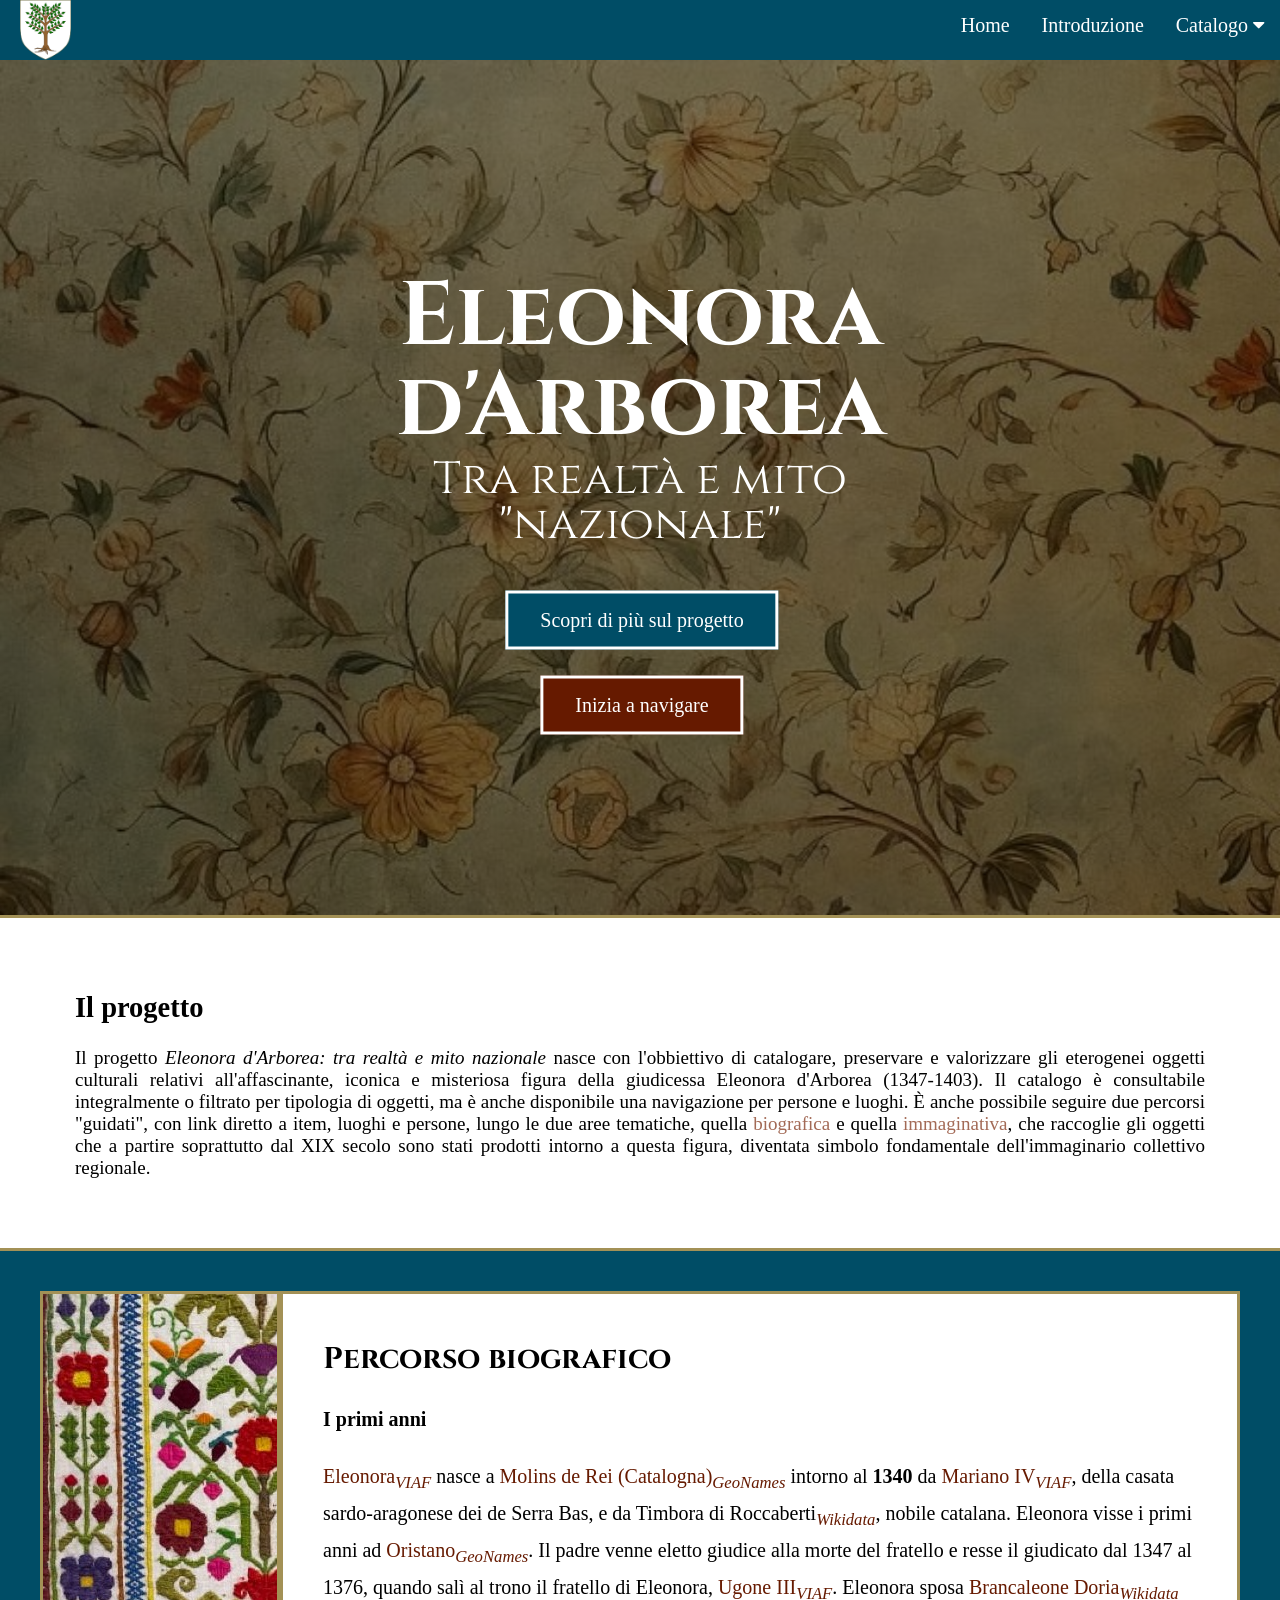
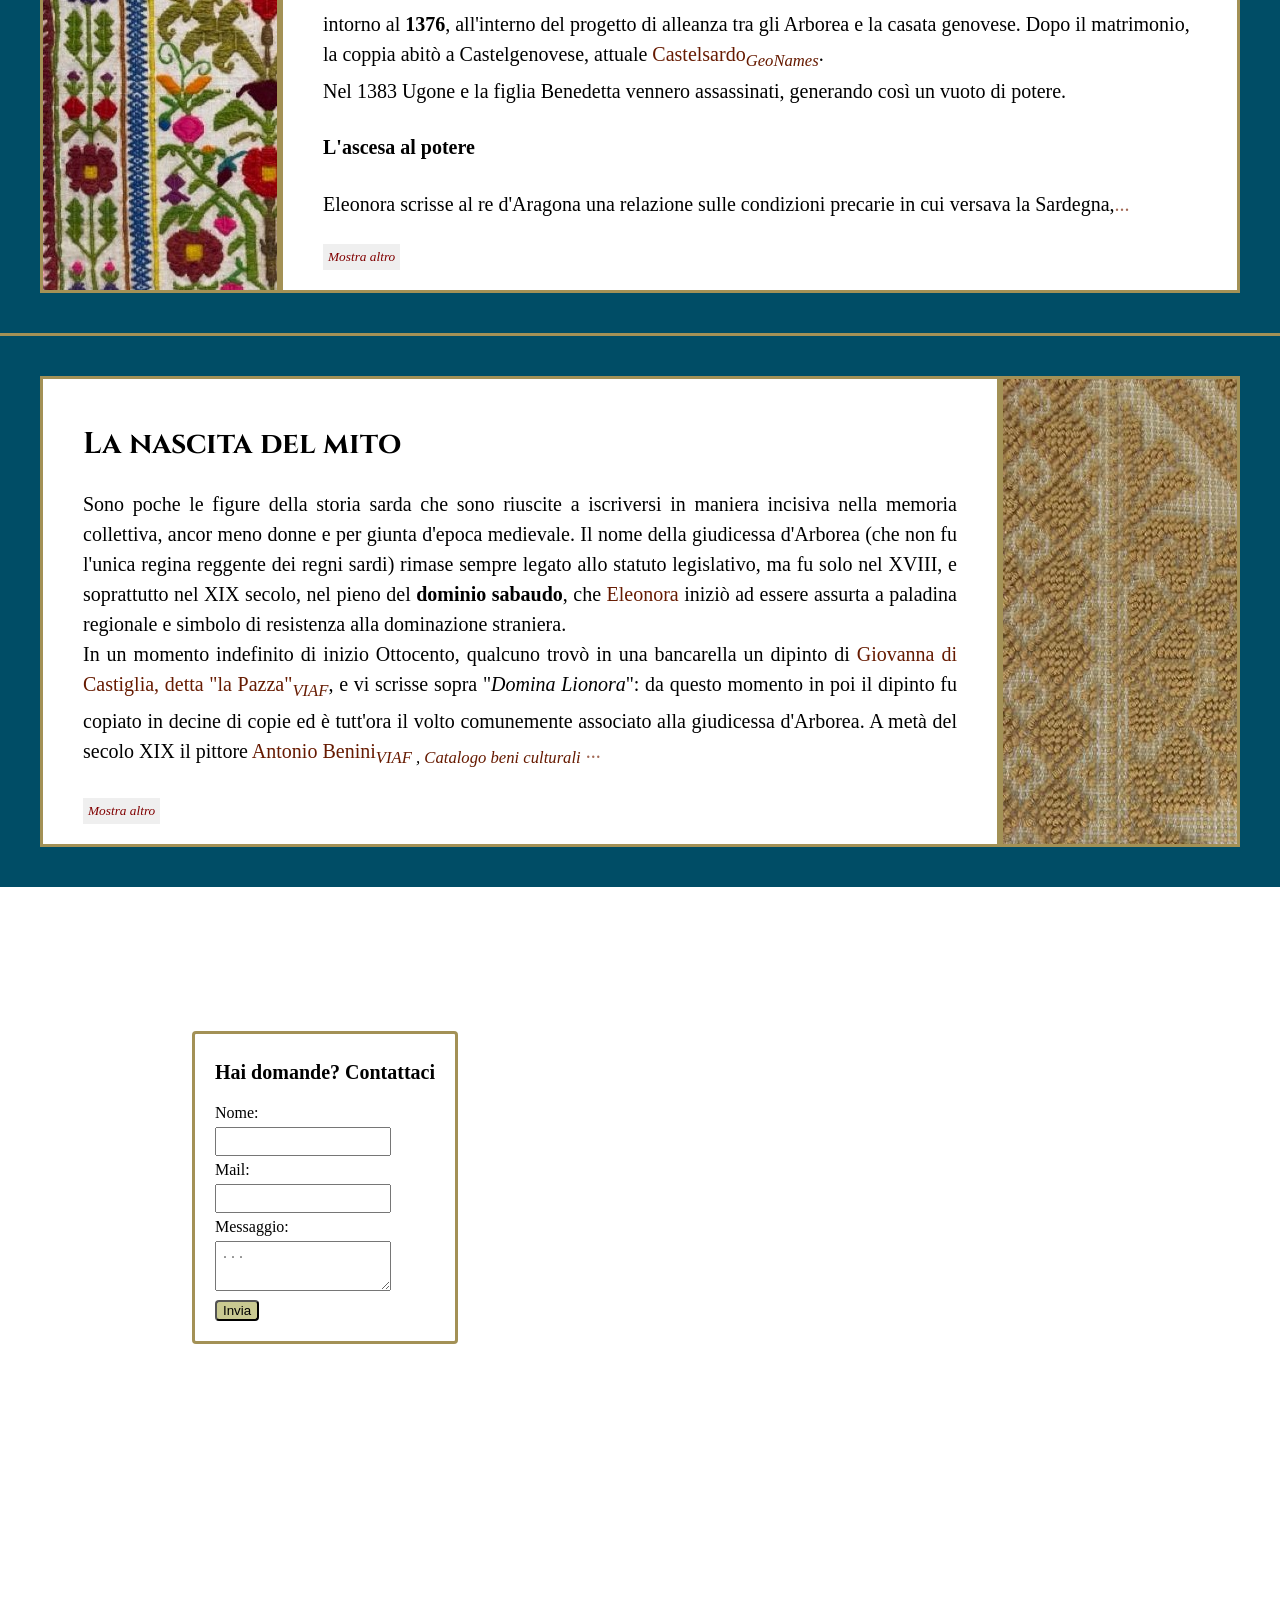
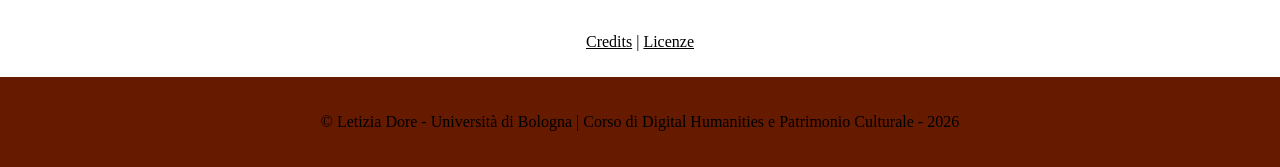
<file: index.html>
<!DOCTYPE html> 
<html lang="it">
	<head>
		<title>Eleonora d'Arborea: tra realtà e mito nazionale</title>
		<meta charset="UTF-8" />
		<meta name="description" content="Sito dedicato a Eleonora d'Arborea" />
		<meta name="keywords" content="sardegna, carta de logu, eleonora d'arborea, storia" />
		<meta name="author" content="Letizia Dore" />
		<meta name="viewport" content="width=device-width, initial-scale=1.0" />
		<!--stylesheet-->
		<link rel="stylesheet" href="style/style.css"/>
		<link href="https://fonts.googleapis.com/css2?family=Cabin:ital,wght@0,400..700;1,400..700&family=Cinzel:wght@400..900&family=Montserrat:ital,wght@0,100..900;1,100..900&display=swap" rel="stylesheet">
		<link rel="stylesheet" href="https://cdnjs.cloudflare.com/ajax/libs/font-awesome/4.7.0/css/font-awesome.min.css">
		<!--dublincore-->
		<head profile="http://dublincore.org/documents/2008/08/04/dc-html/"> 
		<title>metadata</title>
		<link rel="schema.DC" href="http://purl.org/dc/elements/1.1/">
		<meta name="DC.Title" content="Eleonora d'Arborea tra realtà e mito">
		<meta name="DC.Creator" content="Letizia Dore">
		<meta name="DC.Subject" content="Eleonora d'Arborea">
		<meta name="DC.Description" content="Sito dedicato a riunire risorse culturali attinenti la giudichessa più conosciuta del medioevo sardo">
		<meta name="DC.Publisher" content="Università di Bologna">
		<meta name="DC.Date" content="2026">
		<meta name="DC.Type" content="Text">
		<meta name="DC.Identifier" content="https://letiziadbag.github.io/DH--Eleonora-d-Arborea/">
		<meta name="DC.Language" content="Italiano">
	</head>
	<body>
		<div class="navbar" id="mytopnav"><img src="img/stemma.jpg" alt="Stemma giudicato d'Arborea">
			<a href="#" class="active" title="Link alla home">Home</a>
      		<a href="#" title="Link all'introduzione">Introduzione</a>
      		<div class="dropdown">
    			<button class="dropbtn">Catalogo
      			<i class="fa fa-caret-down"></i>
    			</button>
    				<div class="dropdown-content">
      					<a href="catalogo.html" target="_blank">Vedi item</a>
      					<a href="#">Persone</a>
      					<a href="#">Luoghi</a>
    				</div>
    		</div>
      	</div>
		<div class="hero-image">
			<div class="hero-text"><h1>Eleonora d'Arborea</h1><p class="subtitle">Tra realtà e mito "nazionale"</p></div>
			<div class="bottoni"><a href="#progetto" class="btn-default" id="btn1" title="Scopri di più">Scopri di più sul progetto</a>
			<a href="#navigare" class="btn-default" id="btn2" title="Inizia a navigare">Inizia a navigare</a></div>
		</div>
		<div class="column" id="progetto"><h2 id="testo1">Il progetto</h2><p id="testo1">Il progetto <i>Eleonora d'Arborea: tra realtà e mito nazionale </i> nasce con l'obbiettivo di catalogare, preservare e valorizzare gli eterogenei oggetti culturali relativi all'affascinante, iconica e misteriosa figura della giudicessa Eleonora d'Arborea (1347-1403). Il catalogo è consultabile integralmente o filtrato per tipologia di oggetti, ma è anche disponibile una navigazione per persone e luoghi. È anche possibile seguire due percorsi "guidati", con link diretto a item, luoghi e persone, lungo le due aree tematiche, quella <a href="#biografia" class="active" title="biografia">biografica</a> e quella <a href="#speculazioni" class="active" title="mito">immaginativa</a>, che raccoglie gli oggetti che a partire soprattutto dal XIX secolo sono stati prodotti intorno a questa figura, diventata simbolo fondamentale dell'immaginario collettivo regionale.</p>
		</div>
		<div class="row" id="navigare">
			<div class="column1" id="biografia"></div>
			<div class="column2"><h3 class="titoli_index">Percorso biografico</h3><p id="biografia"><h4>I primi anni</h4> 
			<a href="#" class="active" title="Eleonora d'Arborea1">Eleonora</a><sub><a href="https://viaf.org/viaf/35202" target="_blank" rel="noopener noreferrer">VIAF</a></sub> nasce a <a href="#" class="active" title="Molins de Rei">Molins de Rei (Catalogna)</a><sub><a href="https://www.geonames.org/3116562" target="_blank" rel="noopener noreferrer">GeoNames</a></sub> intorno al <b>1340</b> da <a href="#" class="active" title="Mariano IV">Mariano IV</a><sub><a href="https://viaf.org/en/viaf/3991160667571403560004" target="_blank" rel="noopener noreferrer">VIAF</a></sub>, della casata sardo-aragonese dei de Serra Bas, e da Timbora di Roccaberti<sub><a href="https://www.wikidata.org/wiki/Q17315619" target="_blank" rel="noopener noreferrer">Wikidata</a></sub>, nobile catalana. Eleonora visse i primi anni ad <a href="#" class="active" title="Oristano">Oristano</a><sub><a href="https://www.geonames.org/2523964" target="_blank" rel="noopener noreferrer">GeoNames</a></sub>. Il padre venne eletto giudice alla morte del fratello e resse il giudicato dal 1347 al 1376, quando salì al trono il fratello di Eleonora, <a href="#" class="active" title="Ugone III">Ugone III</a><sub><a href="http://viaf.org/viaf/14172817" target="_blank" rel="noopener noreferrer">VIAF</a></sub>. Eleonora sposa <a href="#" class="active" title="Brancaleone Doria">Brancaleone Doria</a><sub><a href="https://www.wikidata.org/wiki/Q1643341" target="_blank" rel="noopener noreferrer">Wikidata</a></sub> intorno al <b>1376</b>, all'interno del progetto di alleanza tra gli Arborea e la casata genovese. Dopo il matrimonio, la coppia abitò a Castelgenovese, attuale <a href="#" class="active" title="luoghi/Castelsardo">Castelsardo</a><sub><a href="https://www.geonames.org/3179470" target="_blank" rel="noopener noreferrer">GeoNames</a></sub>.<br> Nel 1383 Ugone e la figlia Benedetta vennero assassinati, generando così un vuoto di potere.
			<h4>L'ascesa al potere</h4>
			Eleonora scrisse al re d'Aragona una relazione sulle condizioni precarie in cui versava la Sardegna,<span id="dots">...</span><span id="more"> chiedendogli di riconoscere il figlio come legittimo successore di Ugone; inviò il marito a trattare direttamente col sovrano e scrisse anche alla regina d'Aragona, chiedendole di intercedere per lei. Eleonora intendeva riunire nelle mani del figlio i due terzi della Sardegna conquistati dal fratello prima della morte, e questo disegno non era visto di buon occhio dalla casata aragonese, che reagì trattenendo (di fatto tenendo ostaggio) Brancaleone. La futura giudicessa partì quindi alla volta di <a href="#" class="active" title="Oristano">Oristano</a> e giunta lì si autoproclamò giudicessa di <a href="#" class="active" title="Arborea">Arborea</a><sub><a href="http://viaf.org/viaf/152630788">VIAF</a></sub>, secondo le disposizioni del nonno Ugone II, per le quali le donne potevano succedere al trono in mancanza di eredi maschi. Alla fine il monarca aragonese decise che Federico, figlio di Eleonora, avrebbe preso il posto dell'assassinato, confermando dunque la reggenza di Eleonora. <br>
			<h4>Eleonora giudicessa d'Arborea</h4>
			Eleonora governò con mano ferma, ma sempre trovando la propria legittimazione a regnare nel popolo, riuscendo a mantenere la pace e a tenere testa alla corona aragonese, riordinando e sistemando definitivamente gli istituti giuridici locali. La sua opera tangibile più importante fu la revisione e promulgazione, probabilmente verso il <b>1392</b>, della <a href="item.html" class="active" target="_blank" rel="noopener noreferrer" title="Carta de logu">Carta de logu</a><sub><a href="http://viaf.org/viaf/214000694" target="_blank" rel="noopener noreferrer">VIAF</a></sub>, corpus di leggi in lingua sarda, ritenuto un codice fondamentale nella storia del diritto, e in vigore fino al <b>1827</b>, quando fu sostituito dal Codice feliciano. Il grande lavoro di Eleonora tuttavia terminò con un rovescio di fortuna: con l'arrivo della peste la Sardegna venne ripresa in mano dagli aragonesi. Negli ultimi anni Eleonora lasciò la vita politica, cedendo le redini al marito e al giovane figlio <a href="#" class="active" title="Mariano V">Mariano V</a><sub><a href="https://www.wikidata.org/wiki/Q2437352" target="_blank" rel="noopener noreferrer">Wikidata</a></sub>, succeduto a Federico, morto nel 1387. Eleonora morì intorno al <b>1404</b>, probabilmente di peste. Il suo luogo di sepoltura è ignoto, ma si suppone che le sue spoglie si trovino, insieme a quelle di padre e fratello, nella <a href="#" class="active" title="Cattedrale Oristano">Cattedrale di Oristano</a><sub><a href="https://www.beweb.chiesacattolica.it/edificidiculto/edificio/87713/" target="_blank" rel="noopener noreferrer">BeWeb</a></sub>.
			</span></p>
			<button onclick="myFunction()" id="myBtn"><i>Mostra altro</i></button>
			</div>
		</div>
		<div class="row" id="mito">
			<div class="column2" id="speculazioni"><h3>La nascita del mito</h3><p>Sono poche le figure della storia sarda che sono riuscite a iscriversi in maniera incisiva nella memoria collettiva, ancor meno donne e per giunta d'epoca medievale. Il nome della giudicessa d'Arborea (che non fu l'unica regina reggente dei regni sardi) rimase sempre legato allo statuto legislativo, ma fu solo nel XVIII, e soprattutto nel XIX secolo, nel pieno del <b>dominio sabaudo</b>, che <a href="#" class="active" title="Eleonora d'Arborea1">Eleonora</a> iniziò ad essere assurta a paladina regionale e simbolo di resistenza alla dominazione straniera. <br>
			In un momento indefinito di inizio Ottocento, qualcuno trovò in una bancarella un dipinto di <a href="#" class="active" title="Giovanna di Castiglia">Giovanna di Castiglia, detta "la Pazza"</a><sub><a href="https://viaf.org/en/viaf/87980636" target="_blank" rel="noopener noreferrer">VIAF</a></sub>, e vi scrisse sopra "<i>Domina Lionora</i>": da questo momento in poi il dipinto fu copiato in decine di copie ed è tutt'ora il volto comunemente associato alla giudicessa d'Arborea. A metà del secolo XIX il pittore <a href="#" class="active" title="Antonio Benini">Antonio Benini</a><sub><a href="https://viaf.org/en/viaf/68172733" target="_blank" rel="noopener noreferrer">VIAF</a> , <a href="https://catalogo.beniculturali.it/search/Agent/c81b2856d69dac362db50e0ae50bea23" target="_blank" rel="noopener noreferrer">Catalogo beni culturali</a></sub> <span id="dots2">...</span><span id="more2"> produsse <a href="#" class="active" title="Benini 1">un ritratto</a> che vede Eleonora d'Arborea intenta a firmare il corpus legislativo e <a href="#" class="active" title="Benini 2">un dipinto</a> rappresentante il suo matrimonio con Brancaleone Doria. In entrambe queste opere la giudicessa viene rappresentata giovanissima, mentre sappiamo che si sposò a circa 36 anni, un'età avanzata per l'epoca, e salì al potere ancora più tardi. Nel <b>1881</b> a <a href="#" class="active" title="Oristano">Oristano</a>, in una piazza nel cuore del centro storico che ha poi preso il nome della sovrana, fu collocato <a href=# class="active" title="statua">un monumento</a> con una statua di Eleonora d'Arborea, anche qui rappresentata come giovane e bellissima.<br> 
			Negli stessi anni si creò una robusta tradizione sarda ottocentesca di lavori teatrali con protagonista la Jughissa, tra cui spicca il dramma lirico in quattro atti <a href="#" class="active" title="dramma">"Eleonora d'Arborea"</a>, commissionato alla poetessa e compositrice <a href="#" class="active" title="Carlotta Ferrari">Carlotta Ferrari da Lodi</a><sub><a href="https://viaf.org/en/viaf/88840448" target="_blank" rel="noopener noreferrer">VIAF</a></sub> dalla commissione cagliaritana, che debuttò nel <b>1870</b> al <a href="#" class="active" title="Teatro Cagliari">Teatro Civico di Cagliari</a><sub><a href="https://viaf.org/en/viaf/139717614" target="_blank" rel="noopener noreferrer">VIAF</a></sub>.<br> Fu sicuramente sulla scorta dell'immaginario della corte di Arborea come centro culturale fiorente che nel <b>1845</b> furono messi in circolazione i documenti circolanti col nome di <a href="#" class="active" title="Carte di Arborea">Carte di Arborea</a><sub><a href="https://www.wikidata.org/wiki/Q19621605" target="_blank" rel="noopener noreferrer">Wikidata</a></sub>, che raccoglievano documenti, cronache, testi giuridici e poemi in latino, italiano e sardo medievale, decretati totalmente <b>falsi</b> nel <b>1870</b>.<br> Da fine secolo XIX in poi l'entusiasmo romantico scemò, e le produzioni in merito alla più iconica sovrana sarda si concentrano principalmente in testi di vario genere, principalmente romanzi e biografie, consultabili nella sezione <a href="#" class="active" title="Testi">Testi</a> di questo sito.</span></p>
			<button onclick="myFunction2()" id="myBtn2"><i>Mostra altro</i></button>
		</div>
			<div class="column4" id="tessuto2"></div>
		</div>
		<div class="container" id="contenitore">
			<div class="contatti">
				<h3 id="titolo">Hai domande? Contattaci</h3>
				<form>
  					<label for="fname">Nome:</label><br>
 					<input type="text" id="fname" name="fname"><br>
  					<label for="mail">Mail:</label><br>
  					<input type="text" id="mail" name="mail"><br>
  					<label for="subject" id="domanda">Messaggio:</label><br>
  					<textarea id="subject" name="subject" placeholder="..." style="height:50px"></textarea><br>
   					<input type="submit" value="Invia">
				</form>
			</div>
		</div>


		<div class="pre-footer">
      		<p><a href="#" title="Credits">Credits</a>  |  <a href="#" title="Licenze">Licenze</a></p>
   		</div>
    	<div class="footer">
      		<p>&copy Letizia Dore - Università di Bologna | Corso di Digital Humanities e Patrimonio Culturale - 2026</p>
    	</div>
	
	<!--scripts-->
		<script src="js/script.js"></script> 	
	</body>
</file>
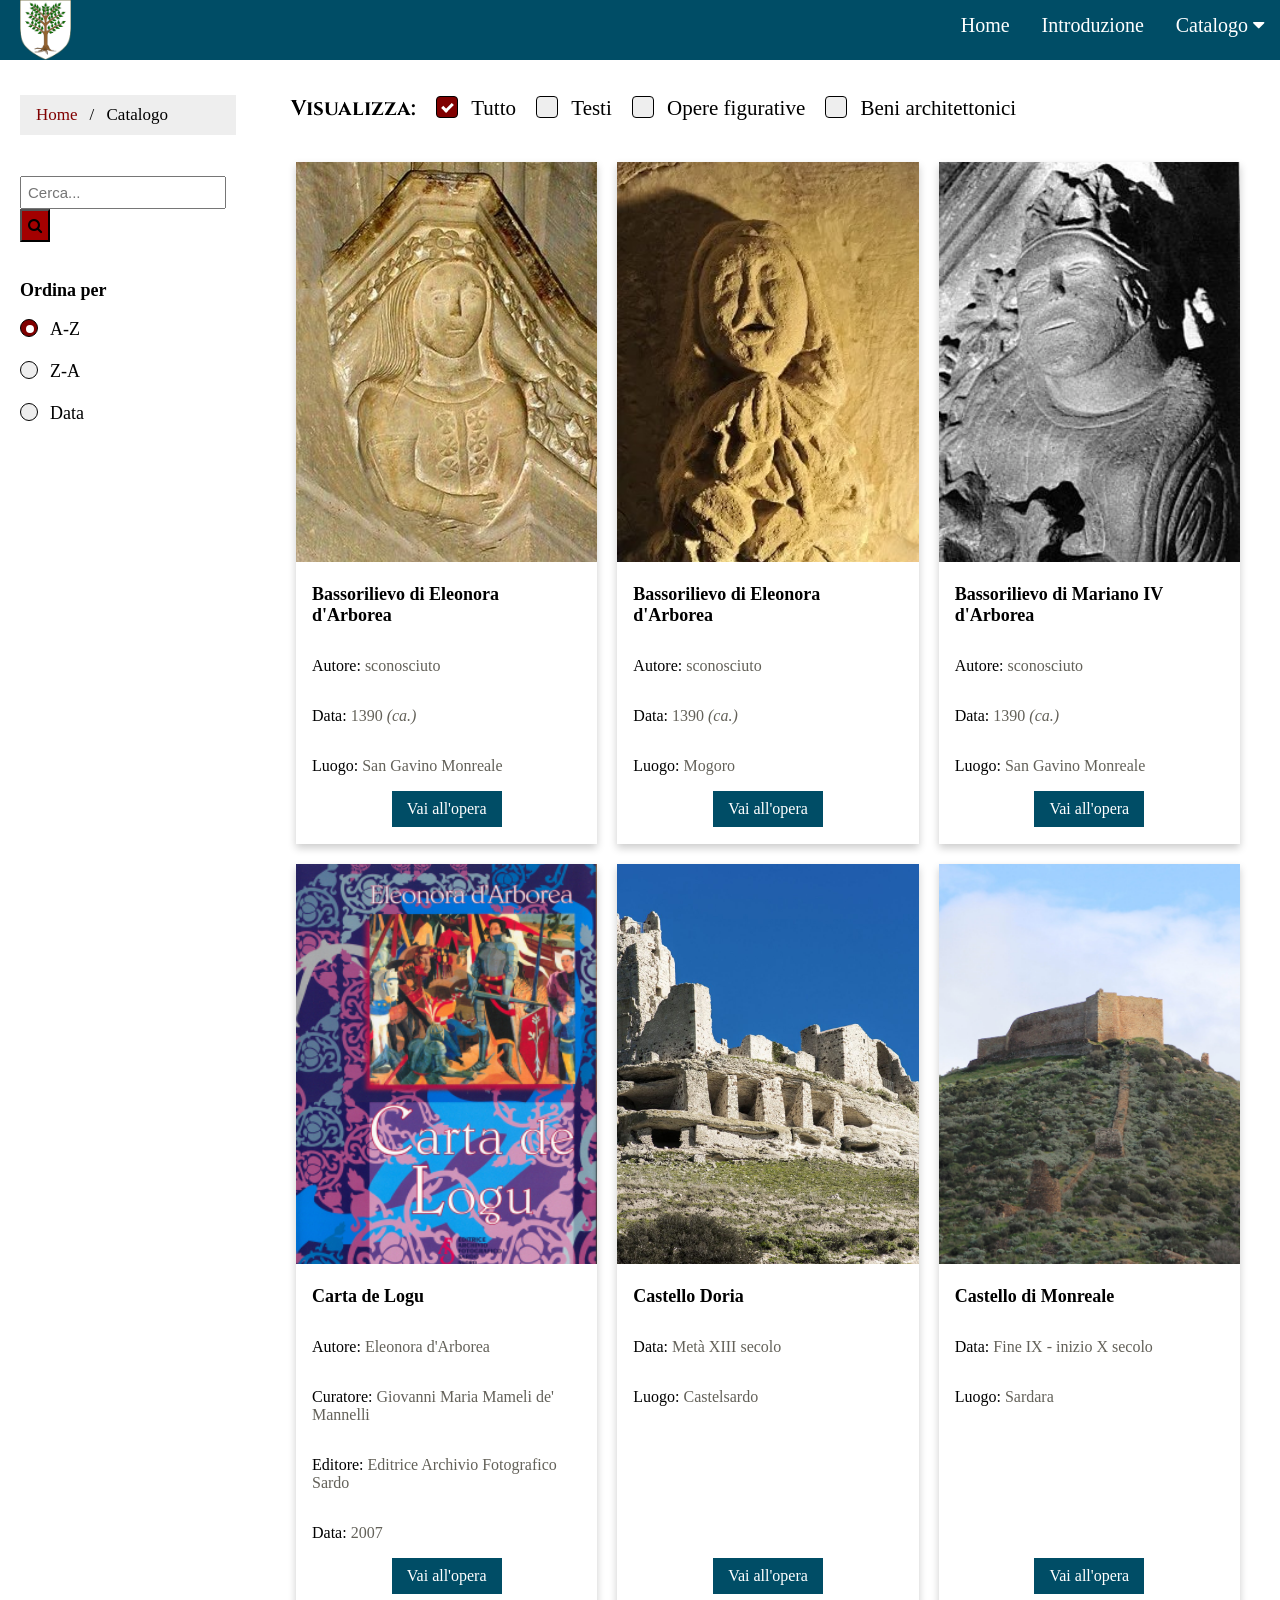
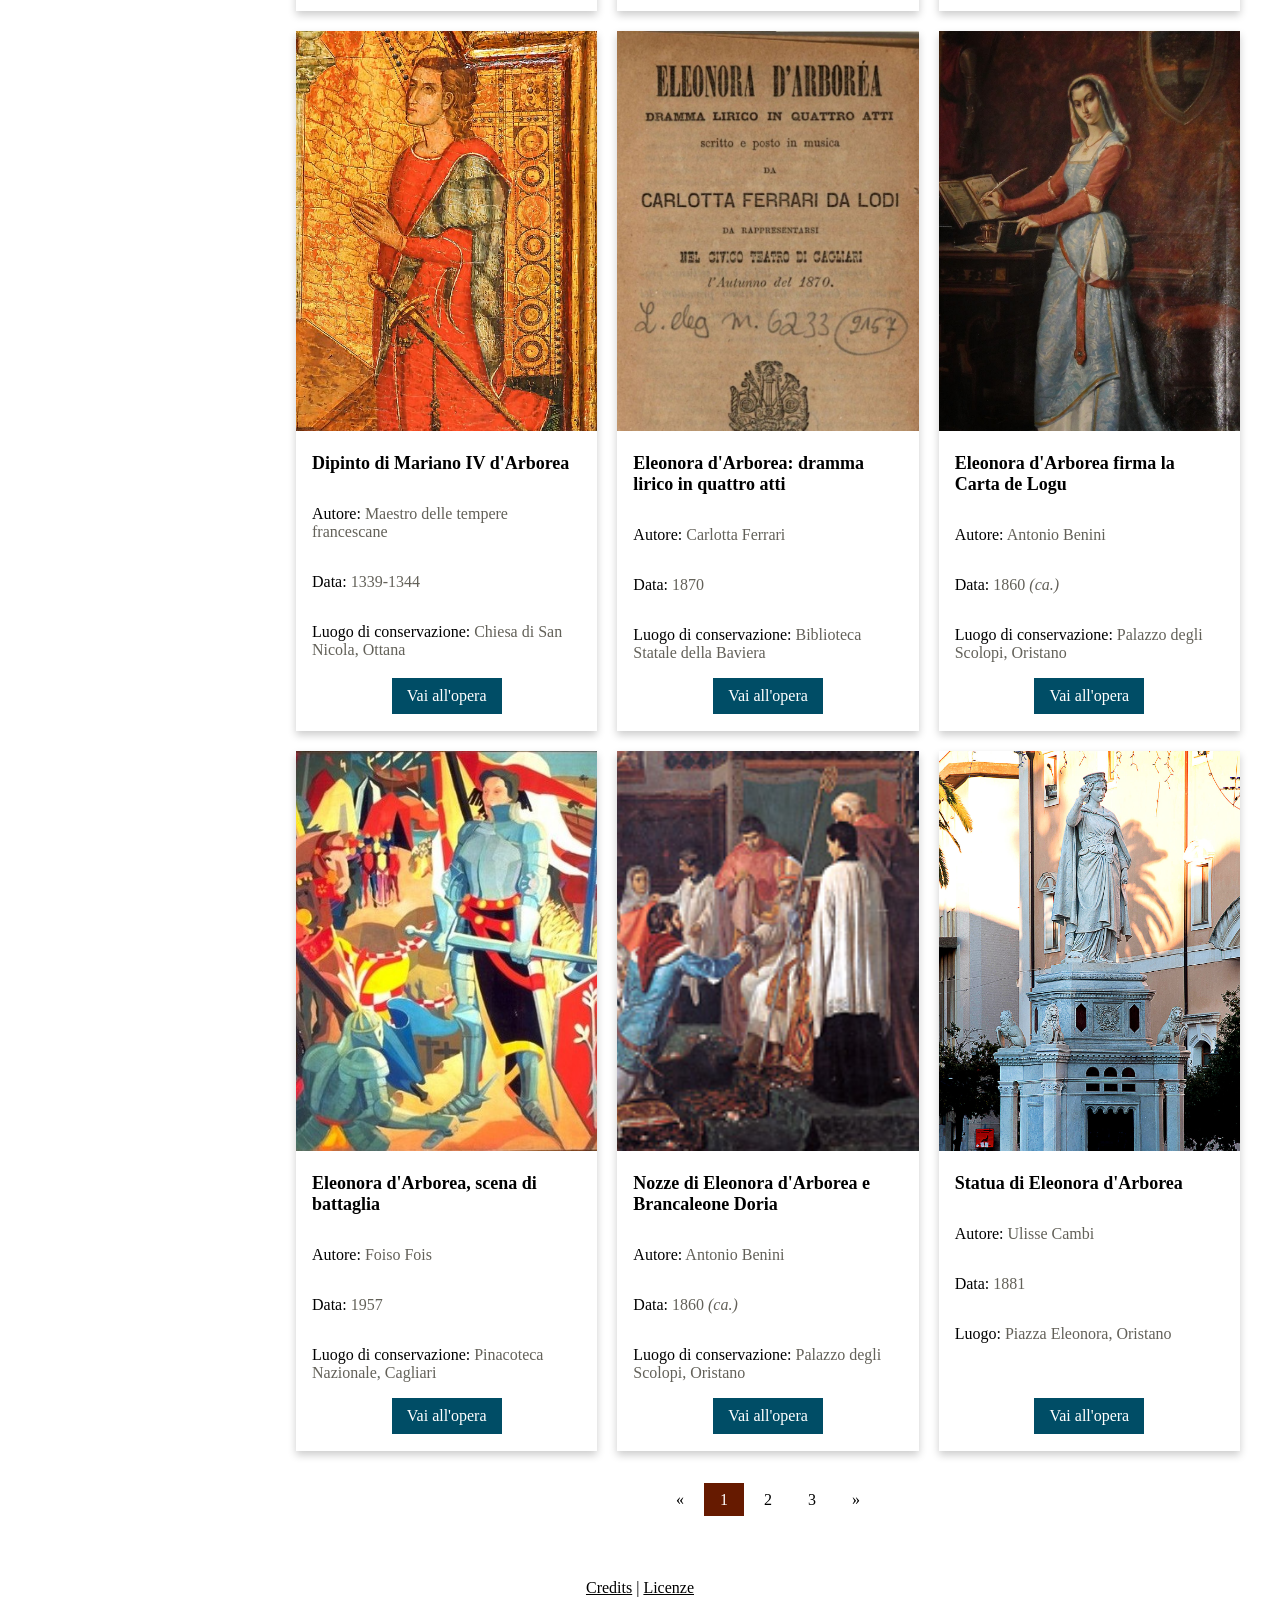
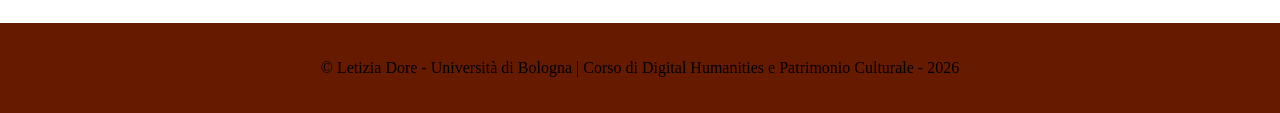
<file: catalogo.html>
<!DOCTYPE html>
<html lang="it">
  <head>
    <title>Eleonora d'Arborea: tra realtà e mito nazionale</title>
    <meta charset="UTF-8" />
    <meta name="viewport" content="width=device-width, initial-scale=1" />
    <!-- css e stylesheets -->
    <link rel="stylesheet" href="style/style.css" />
    <!--font-->
    <link rel="preconnect" href="https://fonts.googleapis.com">
    <link rel="preconnect" href="https://fonts.gstatic.com" crossorigin>
    <link href="https://fonts.googleapis.com/css2?family=Cabin:ital,wght@0,400..700;1,400..700&family=Cinzel:wght@400..900&family=Montserrat:ital,wght@0,100..900;1,100..900&display=swap" rel="stylesheet">
    <link rel="stylesheet" href="https://cdnjs.cloudflare.com/ajax/libs/font-awesome/4.7.0/css/font-awesome.min.css">
  </head>
  <body>
    <div class="navbar" id="mytopnav"><img src="img/stemma.jpg" alt="Stemma giudicato d'Arborea">
      <a href="index.html" class="active" title="Link alla home">Home</a>
      <a href="#" class="active" title="Link all'introduzione">Introduzione</a>
        <div class="dropdown">
          <button class="dropbtn">Catalogo
            <i class="fa fa-caret-down"></i>
          </button>
          <div class="dropdown-content">
              <a href="catalogo.html">Vedi item</a>
              <a href="#">Persone</a>
              <a href="#">Luoghi</a>
          </div>
        </div>
    </div>
    <div class="row2">
      <div class="leftcolumn">
        <ul class="breadcrumb">
          <li><a href="index.html">Home</a></li>
          <li>Catalogo</li>
        </ul>
        <div id="ricerca">
          <input type="text" placeholder="Cerca..."><button type="submit"><i class="fa fa-search"></i></button>
        </div>
        <div id="ordinaper"><p><b>Ordina per</b></p>
          <label class="contenitore">A-Z
            <input type="radio" name="ordina" checked="checked">
            <span class="checkmark"></span>
          </label><br>
          <label class="contenitore">Z-A
            <input type="radio" name="ordina">
            <span class="checkmark"></span>
          </label><br>
          <label class="contenitore">Data
            <input type="radio" name="ordina">
            <span class="checkmark"></span>
          </label><br>
        </div>
      </div>

      <div class="rightcolumn1">
        <div id="checkbox">
          <label class="checkbox-tit"><b>Visualizza:</b></label>
          <label class="visualizza">
            <input type="checkbox" checked="checked">Tutto
            <span class="checkmark2"></span>
          </label>

          <label class="visualizza">
            <input type="checkbox">Testi
            <span class="checkmark2"></span>
          </label>

          <label class="visualizza">
            <input type="checkbox">Opere figurative
            <span class="checkmark2"></span>
          </label>

          <label class="visualizza">
            <input type="checkbox">Beni architettonici
            <span class="checkmark2"></span>
          </label>

        </div>
        

        <div id="Tutto" class="tabcontent">
          <div class="card" id="bassorilievosangavino">
            <img src="img/ele2.jpg" alt="Bassorilievo di Eleonora-San Gavino" class="img-eleonorasgav">
              <div class="container1">
                <h4>Bassorilievo di Eleonora d'Arborea</h4>
                  <p class="card-text">
                    <span>Autore:</span> sconosciuto
                  </p>
                  <p class="card-text">
                    <span>Data:</span> 1390 <i>(ca.)</i>
                  </p>
                  <p class="card-text">
                    <span>Luogo:</span> San Gavino Monreale
                  </p>
               <div class="bottoneopere"><a class="btn-default" id="btnopere" href="#" title="Vai all'opera">Vai all'opera</a></div>
               </div>
          </div>
          <div class="card" id="bassorilievomogoro">
            <img src="img/effigiemogor.jpeg" alt="Bassorilievo di Eleonora-Mogoro" class="img-eleonoramogoro">
              <div class="container1">
                <h4>Bassorilievo di Eleonora d'Arborea</h4>
                  <p class="card-text">
                    <span>Autore:</span> sconosciuto
                  </p>
                  <p class="card-text">
                    <span>Data:</span> 1390 <i>(ca.)</i>
                  </p>
                  <p class="card-text">
                    <span>Luogo:</span> Mogoro
                  </p>
               <div class="bottoneopere"><a class="btn-default" id="btnopere" href="#" title="Vai all'opera">Vai all'opera</a></div>
              </div>
          </div> 
          <div class="card" id="bassorilievomariano">
            <img src="img/bassorilievomarianoiv.jpg" alt="Bassorilievo di Mariano IV" class="img-marianosgav">
              <div class="container1">
                <h4>Bassorilievo di Mariano IV d'Arborea</h4>
                  <p class="card-text">
                    <span>Autore:</span> sconosciuto
                  </p>
                  <p class="card-text">
                    <span>Data:</span> 1390 <i>(ca.)</i>
                  </p>
                  <p class="card-text">
                    <span>Luogo:</span> San Gavino Monreale
                  </p>
               <div class="bottoneopere"><a class="btn-default" id="btnopere" href="#" title="Vai all'opera">Vai all'opera</a></div>
               </div>
          </div>
          <div class="card" id="cartadelogu">
            <img src="img/cartadelogu.jpg" alt="Carta de logu" class="img-carta">
              <div class="container1">
                <h4><b>Carta de Logu</b></h4>
                  <p class="card-text">
                    <span>Autore:</span> Eleonora d'Arborea
                  </p>
                  <p class="card-text">
                    <span>Curatore:</span> Giovanni Maria Mameli de' Mannelli
                  </p>
                  <p class="card-text">
                    <span>Editore:</span> Editrice Archivio Fotografico Sardo
                  </p>  
                 <p class="card-text">
                    <span>Data:</span> 2007
                  </p> 
               <div class="bottoneopere"><a class="btn-default" id="btnopere" href="item.html" title="Vai all'opera">Vai all'opera</a></div>
               </div>
          </div>
          <div class="card" id="castellodoria">
            <img src="img/castellodoria.jpg" alt="Castello Doria" class="img-castellodoria">
              <div class="container1">
                <h4><b>Castello Doria</b></h4>
                  <p class="card-text">
                    <span>Data:</span> Metà XIII secolo <!--non so se allora ha senso ordinare per data -->
                  </p>
                  <p class="card-text">
                    <span>Luogo:</span> Castelsardo
                  </p>
               <div class="bottoneopere"><a class="btn-default" id="btnopere" href="#" title="Vai all'opera">Vai all'opera</a></div>
               </div>
          </div>
          <div class="card" id="castellomonreale">
            <img src="img/castellomonreale.jpg" alt="Castello di Monreale" class="img-castellomonreale">
              <div class="container1">
                <h4><b>Castello di Monreale</b></h4>
                  <p class="card-text">
                    <span>Data:</span> Fine IX - inizio X secolo
                  </p>
                  <p class="card-text">
                    <span>Luogo:</span> Sardara
                  </p>
               <div class="bottoneopere"><a class="btn-default" id="btnopere" href="#" title="Vai all'opera">Vai all'opera</a></div>
               </div>
          </div>
          <div class="card" id="dipintomariano">
            <img src="img/marianoIV.jpg" alt="Dipinto di Mariano IV" class="img-marianoottana">
              <div class="container1">
                <h4>Dipinto di Mariano IV d'Arborea</h4>
                  <p class="card-text">
                    <span>Autore:</span> Maestro delle tempere francescane
                  </p>
                  <p class="card-text">
                    <span>Data:</span> 1339-1344
                  </p>
                  <p class="card-text">
                    <span>Luogo di conservazione:</span> Chiesa di San Nicola, Ottana
                  </p>
               <div class="bottoneopere"><a class="btn-default" id="btnopere" href="#" title="Vai all'opera">Vai all'opera</a></div>
               </div>
          </div>
          <div class="card" id="dramma">
            <img src="img/dramma2.jpg" alt="Eleonora d'Arborea, Dramma lirico in quattro atti" class="img-dramma">
              <div class="container1">
                <h4><b>Eleonora d'Arborea: dramma lirico in quattro atti</b></h4>
                  <p class="card-text">
                    <span>Autore:</span> Carlotta Ferrari
                  </p>
                  <p class="card-text">
                    <span>Data:</span> 1870
                  </p>
                  <p class="card-text">
                    <span>Luogo di conservazione:</span> Biblioteca Statale della Baviera
                  </p>
               <div class="bottoneopere"><a class="btn-default" id="btnopere" href="#" title="Vai all'opera">Vai all'opera</a></div>
               </div>
          </div>
          <div class="card" id="ritrattoeleonora">
            <img src="img/ele1.jpg" alt="Ritratto di Eleonora con Carta de logu" class="img-ele1">
              <div class="container1">
                <h4>Eleonora d'Arborea firma la Carta de Logu</h4>
                  <p class="card-text">
                    <span>Autore:</span> Antonio Benini
                  </p>
                  <p class="card-text">
                    <span>Data:</span> 1860 <i>(ca.)</i>
                  </p>
                  <p class="card-text">
                    <span>Luogo di conservazione:</span> Palazzo degli Scolopi, Oristano
                  </p>
               <div class="bottoneopere"><a class="btn-default" id="btnopere" href="#" title="Vai all'opera">Vai all'opera</a></div>
               </div>
          </div>
          <div class="card" id="dipintofois">
            <img src="img/eleonorafoisfoiso1.jpg" alt="Eleonora d'Arborea, scena di battaglia" class="img-dipintofoiso">
              <div class="container1">
                <h4><b>Eleonora d'Arborea, scena di battaglia</b></h4>
                  <p class="card-text">
                    <span>Autore:</span> Foiso Fois
                  </p>
                  <p class="card-text">
                    <span>Data:</span> 1957
                  </p>
                  <p class="card-text">
                    <span>Luogo di conservazione:</span> Pinacoteca Nazionale, Cagliari
                  </p>
               <div class="bottoneopere"><a class="btn-default" id="btnopere" href="#" title="Vai all'opera">Vai all'opera</a></div>
               </div>
          </div>
          <div class="card" id="dipintonozze">
            <img src="img/nozze.jpg" alt="Dipinto matrimonio ELeonora e Brancaleone" class="img-nozze">
              <div class="container1">
                <h4><b>Nozze di Eleonora d'Arborea e Brancaleone Doria</b></h4>
                  <p class="card-text">
                    <span>Autore:</span> Antonio Benini
                  </p>
                  <p class="card-text">
                    <span>Data:</span> 1860 <i>(ca.)</i>
                  </p>
                  <p class="card-text">
                    <span>Luogo di conservazione:</span> Palazzo degli Scolopi, Oristano
                  </p>
               <div class="bottoneopere"><a class="btn-default" id="btnopere" href="#" title="Vai all'opera">Vai all'opera</a></div>
               </div>
          </div>
          <div class="card" id="statuaeleonora">
            <img src="img/statua_eleonora.jpg" alt="Statua di Eleonora d'Arborea" class="img-statuaeleonora">
              <div class="container1">
                <h4><b>Statua di Eleonora d'Arborea</b></h4>
                  <p class="card-text">
                    <span>Autore:</span> Ulisse Cambi
                  </p>
                  <p class="card-text">
                    <span>Data:</span> 1881
                  </p>
                  <p class="card-text">
                    <span>Luogo:</span> Piazza Eleonora, Oristano
                  </p>
               <div class="bottoneopere"><a class="btn-default" id="btnopere" href="#" title="Vai all'opera">Vai all'opera</a></div>
               </div>
          </div>   
          <div class="pagination">
            <a href="#">&laquo;</a>
            <a class="active" href="#">1</a>
            <a href="#">2</a>
            <a href="#">3</a>
            <a href="#">&raquo;</a>
          </div>     
        </div>
      </div>
    </div>
     <div class="pre-footer">
          <p><a href="#" title="Credits">Credits</a>  |  <a href="#" title="Licenze">Licenze</a></p>
      </div>
      <div class="footer">
          <p>&copy Letizia Dore - Università di Bologna | Corso di Digital Humanities e Patrimonio Culturale - 2026</p>
      </div>
    <!--scripts-->
    <script src="js/script.js"></script> 
  </body>
</file>
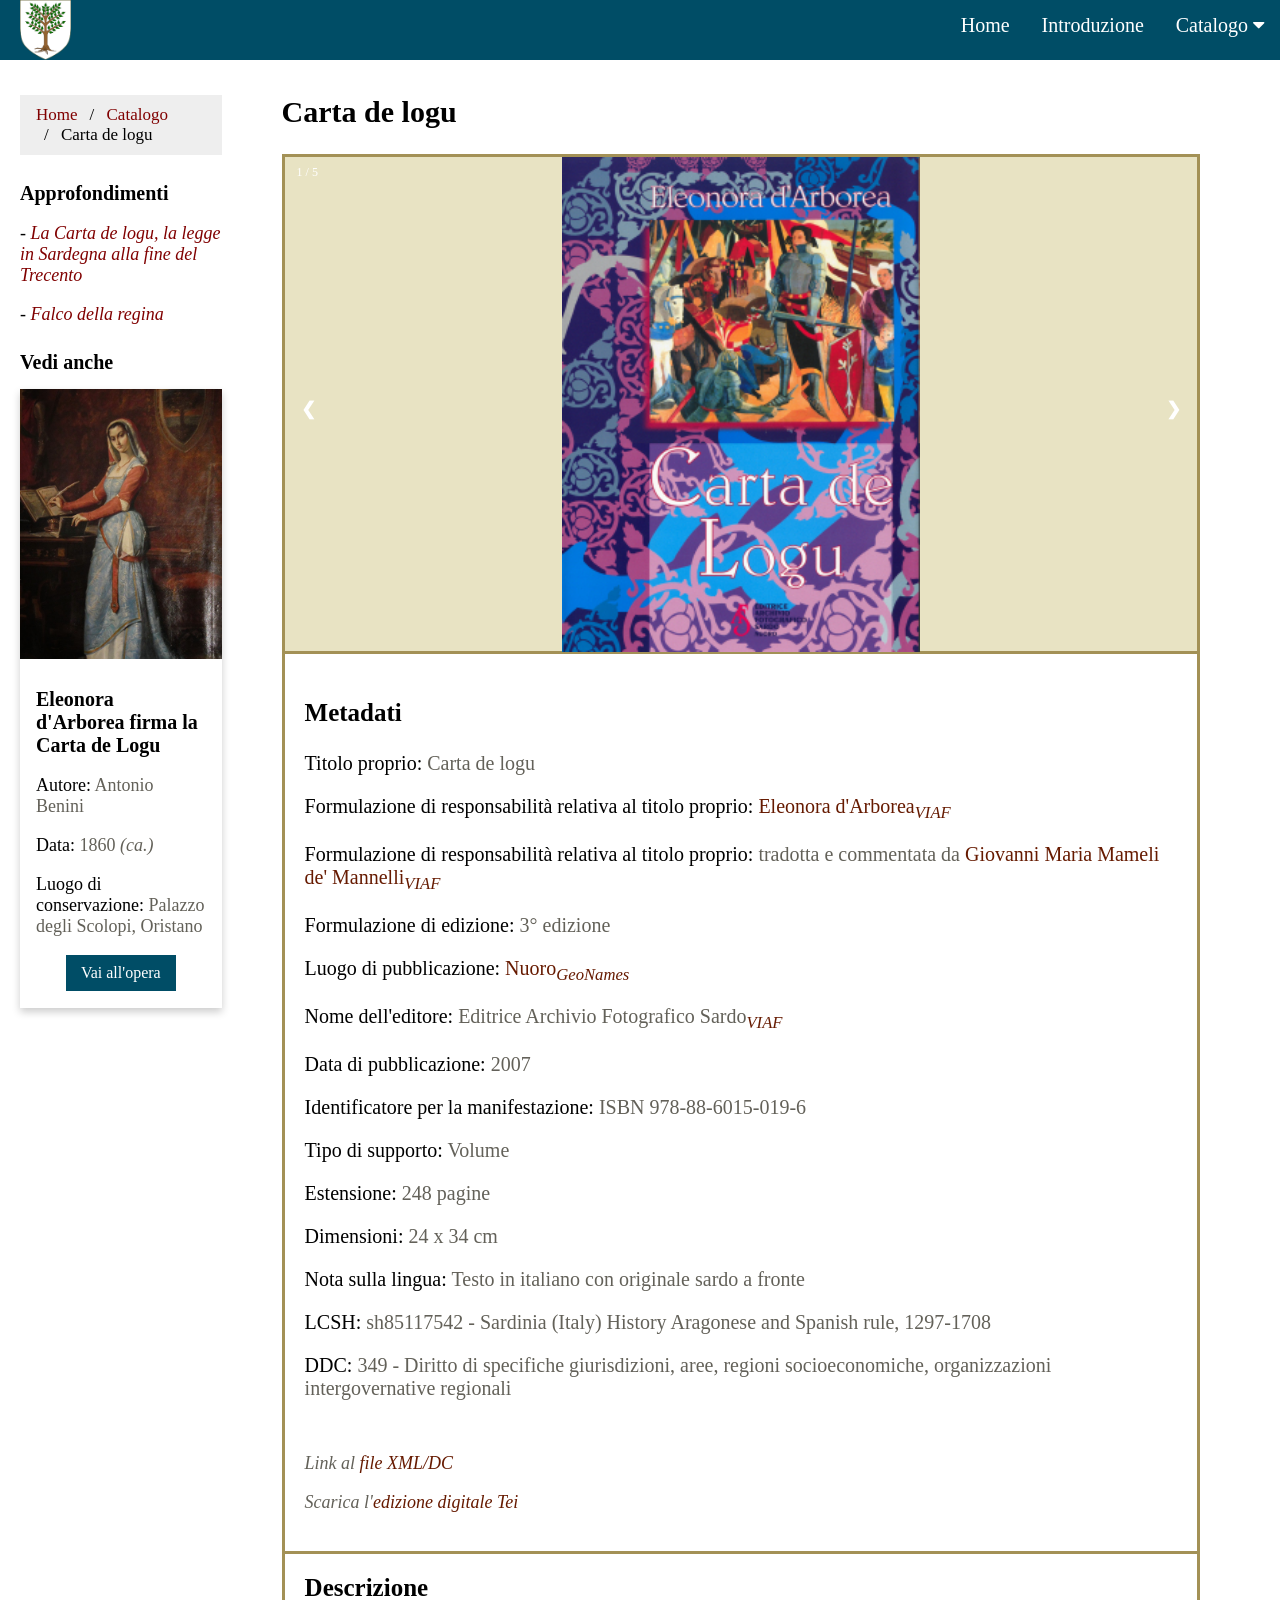
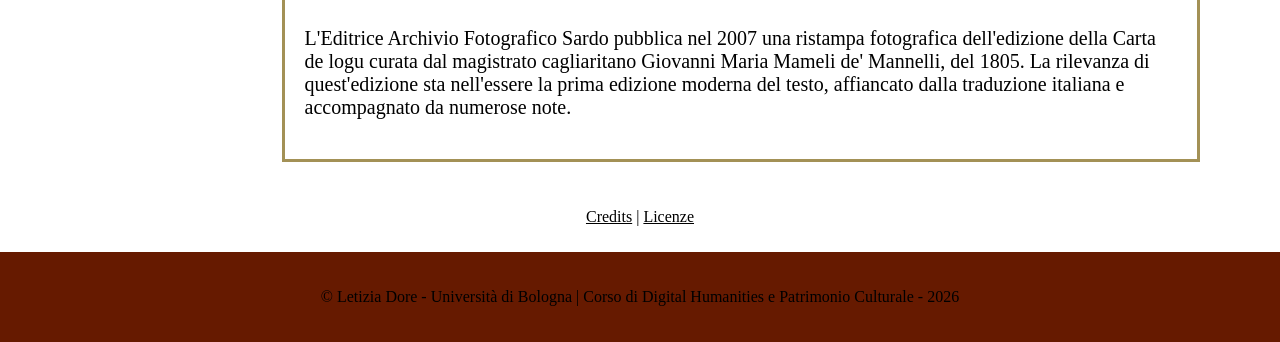
<file: item.html>
<!DOCTYPE html>
<html lang="it">
  <head>
    <title>Eleonora d'Arborea: tra realtà e mito nazionale</title>
    <meta charset="UTF-8" />
    <meta name="viewport" content="width=device-width, initial-scale=1" />
    <!-- css e stylesheets -->
    <link rel="stylesheet" href="style/style.css" />
    <!--font-->
    <link rel="preconnect" href="https://fonts.googleapis.com">
    <link rel="preconnect" href="https://fonts.gstatic.com" crossorigin>
    <link href="https://fonts.googleapis.com/css2?family=Cabin:ital,wght@0,400..700;1,400..700&family=Cinzel:wght@400..900&family=Montserrat:ital,wght@0,100..900;1,100..900&display=swap" rel="stylesheet">
    <link rel="stylesheet" href="https://cdnjs.cloudflare.com/ajax/libs/font-awesome/4.7.0/css/font-awesome.min.css">
  </head>
  <body>
    <div class="navbar" id="mytopnav"><img src="img/stemma.jpg" alt="Stemma giudicato d'Arborea">
      <a href="index.html" class="active" title="Link alla home">Home</a>
      <a href="#" class="active" title="Link all'introduzione">Introduzione</a>
        <div class="dropdown">
          <button class="dropbtn">Catalogo
            <i class="fa fa-caret-down"></i>
          </button>
          <div class="dropdown-content">
              <a href="catalogo.html">Vedi item</a>
              <a href="#">Persone</a>
              <a href="#">Luoghi</a>
          </div>
        </div>
    </div>
    <div class="row2">
      <div class="leftcolumn">
        <ul class="breadcrumb">
          <li><a href="index.html">Home</a></li>
          <li><a href="catalogo.html">Catalogo</a></li>
          <li>Carta de logu</li>
        </ul>
        <div><h4>Approfondimenti</h4>
        <p>- <i><a href="https://www.finestresullarte.info/opere-e-artisti/carta-de-logu-legge-sardegna-fine-trecento" target="_blank" rel="noopener noreferrer">La Carta de logu, la legge in Sardegna alla fine del Trecento</a></i></p>
        <p>- <i><a href="https://www.sardegnaforeste.it/fauna/falco-della-regina" target="_blank" rel="noopener noreferrer">Falco della regina</a></i></p>
        </div>

        <div><h4>Vedi anche</h4>
          <div class="card1" id="ritrattoeleonora">
            <img src="img/ele1.jpg" alt="Ritratto di Eleonora con Carta de logu" class="img-ele1">
              <div class="container2">
                <h4>Eleonora d'Arborea firma la Carta de Logu</h4>
                  <p class="card-text">
                    <span>Autore:</span> Antonio Benini
                  </p>
                  <p class="card-text">
                    <span>Data:</span> 1860 <i>(ca.)</i>
                  </p>
                  <p class="card-text">
                    <span>Luogo di conservazione:</span> Palazzo degli Scolopi, Oristano
                  </p>
               <div class="bottoneopere"><a class="btn-default" id="btnopere" href="#" title="Vai all'opera">Vai all'opera</a></div>
               </div>
          </div>
        </div>
      </div>

      <div class="rightcolumn">
        <h2>Carta de logu</h2>
        <!--slideshow-->
        <div class="slideshow-container">
          <div class="mySlides fade">
          <div class="numbertext">1 / 5</div>
          <img src="img/cartadelogu.jpg" style="width:100%">
          </div>
          <div class="mySlides fade">
          <div class="numbertext">2 / 5</div>
          <img src="img/cartadelogu2(2).jpg" style="width:100%">
          </div>
          <div class="mySlides fade">
          <div class="numbertext">3 / 5</div>
          <img src="img/cartadelogu4.jpg" style="width:100%">
          </div>
          <div class="mySlides fade">
          <div class="numbertext">4 / 5</div>
          <img src="img/cartadelogu5.jpg" style="width:100%">
          </div>
          <div class="mySlides fade">
          <div class="numbertext">5 / 5</div>
          <img src="img/cartadelogu3.jpg" style="width:100%">
          </div>
          <a class="prev" onclick="plusSlides(-1)">&#10094;</a>
          <a class="next" onclick="plusSlides(1)">&#10095;</a>
        </div>
        <div class="metadati">
          <h3>Metadati</h3>
          <p><span>Titolo proprio:</span> Carta de logu</p>
          <p><span>Formulazione di responsabilità relativa al titolo proprio:</span> <a href="#" class="active">Eleonora d'Arborea</a><sub><a href="https://viaf.org/viaf/35202" target="_blank" rel="noopener noreferrer">VIAF</a></sub></p>
          <p><span>Formulazione di responsabilità relativa al titolo proprio:</span> tradotta e commentata da <a href="#" class="active">Giovanni Maria Mameli de' Mannelli</a><sub><a href="http://viaf.org/viaf/89662969" target="_blank" rel="noopener noreferrer">VIAF</a></sub></p>
          <p><span>Formulazione di edizione:</span> 3° edizione</p>
          <p><span>Luogo di pubblicazione:</span> <a href="#" class="active">Nuoro</a><sub><a href="https://www.geonames.org/3172154" target="_blank" rel="noopener noreferrer">GeoNames</a></sub></p>
          <p><span>Nome dell'editore:</span> Editrice Archivio Fotografico Sardo<sub><a href="http://viaf.org/viaf/146755470" target="_blank" rel="noopener noreferrer">VIAF</a></sub></p>
          <p><span>Data di pubblicazione:</span> 2007</p>
          <p><span>Identificatore per la manifestazione:</span> ISBN 978-88-6015-019-6</p>
          <p><span>Tipo di supporto:</span> Volume</p>
          <p><span>Estensione:</span> 248 pagine</p>
          <p><span>Dimensioni:</span> 24 x 34 cm</p>
          <p><span>Nota sulla lingua:</span> Testo in italiano con originale sardo a fronte</p>
          <p><span>LCSH:</span> sh85117542 - Sardinia (Italy) History Aragonese and Spanish rule, 1297-1708</p>
          <p><span>DDC:</span> 349 - Diritto di specifiche giurisdizioni, aree, regioni socioeconomiche, organizzazioni intergovernative regionali</p>
          <p><span></span>
          <div class="file_item">
            <p class="xml-dc"><i>Link al <a href="xml/xml-valido-dc.xml" download="metadati_cdl.xml">file XML/DC</a></i></p>
            <p class="xml-tei"><i>Scarica l'<a href="xml/xml-tei.xml" download="ed_digitale_cdl.xml">edizione digitale Tei</a></i></p>
          </div>
        </div>
        <div class="descrizione_item">
          <h3>Descrizione</h3>
          <p>L'Editrice Archivio Fotografico Sardo pubblica nel 2007 una ristampa fotografica dell'edizione della Carta de logu curata dal magistrato cagliaritano Giovanni Maria Mameli de' Mannelli, del 1805. La rilevanza di quest'edizione sta nell'essere la prima edizione moderna del testo, affiancato dalla traduzione italiana e accompagnato da numerose note.</p>
        </div>
      </div>

    </div>

       <div class="pre-footer">
          <p><a href="#" title="Credits">Credits</a>  |  <a href="#" title="Licenze">Licenze</a></p>
      </div>
      <div class="footer">
          <p>&copy Letizia Dore - Università di Bologna | Corso di Digital Humanities e Patrimonio Culturale - 2026</p>
      </div>
    <script src="js/script.js"></script>
    <script src="js/slideshow.js"></script>
  </body>
</file>
<file: style/style.css>
html {
	height: 100%;
  scroll-behavior: smooth;
}

body {
  margin: 0;
  font-family: Garamond, serif;
}

* {
  box-sizing: border-box;
}
/*font*/
.header {
	display: flex;
}

.navbar {
	background-color: #004d66;
	font-size: 20px;
  display: flex;
  justify-content: flex-end;
}

.navbar img {
	max-height: 60px;
  margin-left: 20px;
  margin-right: auto;
}

.navbar a {
	color: white;
	text-align: center;
	padding: 14px 16px;
	text-decoration: none;
}

.navbar a:hover, .dropdown:hover .dropbtn {
  background-color: #003647;
}

.dropdown {
  overflow: hidden;
}

.dropdown .dropbtn {
  border: none;
  outline: none;
  color: white;
  font-size: 20px;
  padding: 14px 16px;
  background-color: inherit;
  font-family: inherit;
  margin: 0;
}

.dropdown-content {
  display: none;
  position: absolute;
  background-color: #f9f9f9;
  min-width: 160px;
  box-shadow: 0px 8px 16px 0px rgba(0,0,0,0.2);
  z-index: 1000;
}

.dropdown-content a {
  float: none;
  color: black;
  padding: 10px 14px;
  text-decoration: none;
  display: block;
  text-align: left;
}

.dropdown-content a:hover {
  background-color: #007AA3;
  color: black;
}

.dropdown:hover .dropdown-content {
  display: block;
}

.pre-footer {
  text-align: center;
  padding: 10px;
}

.pre-footer a {
  color: black;
}

.footer {
  background-color: #661A00;
  text-align: center;
  padding: 20px 10px;
  margin-top: 0;
}


.hero-image {
  background-image: linear-gradient(rgba(0, 0, 0, 0.5), rgba(0, 0, 0, 0.5)), url("../img/sfondo2.jpg");
	width: 100%;
  height: 95vh;
	max-height: 98%;
  background-position: center;
  background-repeat: no-repeat;
  background-size: cover;
  position: relative;
}

.hero-text {	
	font-family: "Cinzel", serif;
  font-size: 45px;
	text-align: center;
  top: 40%;
  left: 50%;
  transform: translate(-50%, -50%);
  position: absolute;
  color: white;
  padding: 0;
  line-height: 1;
  	}

.hero-text h1 {
  margin-bottom: -40px;
}

.bottoni {
  display: flex;
  justify-content: center;
  align-items: center;
}

.btn-default {
  text-align: center;
  text-decoration: none; 
}

#btn1 {
  border: white;
  color: white;
  padding: 15px 32px;
  left: 50%;
  transform: translate(-50%, -50%);
  position: absolute;
  display: inline-block;
  font-size: 20px;
  margin: 4px 2px;
  cursor: pointer;
  background-color: #004d66;
  border-style: solid;
  top: 65%;
  
}

#btn2 {
	border: white;
  color: white;
  padding: 15px 32px;
  text-align: center;
  text-decoration: none;
  display: inline-block;
  font-size: 20px;
  margin: 4px 2px;
  cursor: pointer;
  background-color: #661A00;
  border-style: solid;
  top: 75%;
  left: 50%;
  transform: translate(-50%, -50%);
  position: absolute;
}

#progetto {
  padding: 50px 75px;
  font-size: 19px;
  text-align: justify;
  border-top-style: solid;
  border-color: #A39156;
}

#progetto a {
  text-decoration: none;
  color: #A36A56;
}

sub {
  text-decoration: underline;
}

.row {
  display: flex;
  border-top-style: solid;
  border-top-color: #A39156;
  padding: 40px;
  background-color: #004d66;
}

.column1 {
  float: left;
  min-width: 20%;
  box-sizing: border-box;
  padding: 30px 40px;
  border-style: solid;
  border-color: #A39156;
  background-image: url(../img/tessuto1.jpg);
}

.row h3 {
  font-family: "Cinzel", serif;
  font-size: 30px;
}

.column2 {
  padding: 20px 40px;
  font-size: 20px;
  line-height: 30px;  
  border-style: solid;
  border-color: #A39156;
  background-color: white;
}

.column2 a, .metadati a {
  text-decoration: none;
  color: #661A00;
}

.column2 a:hover, .metadati a:hover {
  text-decoration: underline;
}
.column2 sub, .metadati sub {
  font-style: italic;
  text-decoration: none;
}

.column2 sub a:hover, .metadati sub a:hover {
  text-decoration: underline;
}

#biografia {
  text-align: justify;
}

#dots, #dots2 {
  color: #A36A56;
}

#more {
  display: none;}

#myBtn {
  padding: 5px;
  border: none;
  font-family: TImes New Roman, serif;
  color: #800000;
}

#more2 {display: none;}

#myBtn2 {
  padding: 5px;
  border: none;
  font-family: TImes New Roman, serif;
  color: #800000;
}

#speculazioni {
  text-align: justify;
}

.column4 {
  position: relative;
  float: right;
  box-sizing: border-box;
  padding: 30px 40px;
  border-style: solid;
  border-color: #A39156;
  min-width: 20%;
  background-image: url(../img/tessuto2.jpg);
}

.container {
  background-image: linear-gradient(rgba(0, 0, 0, 0.2), rgba(0, 0, 0, 0.3)), url(../img/cartina.jpg);
  width: 100%;
  background-position: top;
  min-height: 80vh;
  position: relative;
  background-attachment: fixed;
}

.contatti {
  top: 20%;
  left: 15%;
  position: absolute;
  background-color: white;
  border-radius: 4px;
  border-style: solid;
  border-color: #A39156;
  padding: 20px;
}

#titolo {
  font-size: 20px;
  margin-top: 7px;
}

form input[type=text], textarea {
  width: 80%;
}

form input[type=text], textarea {
  padding:5px;
  margin-top: 5px;
  margin-bottom: 5px;
}

form input[type=submit] {
 border-radius: 4px; 
 border-style: 1px solid;
 background-color: #C9C991;
}

.row2 {
  display: flex; 

}

.leftcolumn {
  width: 18%;
  margin: 20px;
}

/*breadcrumbs*/
ul.breadcrumb {
  margin-top: 15px;
  padding: 10px 16px;
  list-style: none;
  background-color: #eee;
}

ul.breadcrumb li {
  display: inline;
  font-size: 17px;
}

ul.breadcrumb li+li:before {
  padding: 8px;
  color: black;
  content: "/\00a0";
}

ul.breadcrumb li a {
  color: #800000;
  text-decoration: none;
}

ul.breadcrumb li a:hover {
  text-decoration: underline;
}

#ricerca {
  padding-top: 25px;
}

#ricerca input[type=text] {
  padding: 6px;
  font-size: 15px;
  margin-right: 5px;
}

button[type=submit] {
  padding: 6px;
  font-size: 15px;
  background-color: #A30000;
}

#ordinaper {
  font-size: 18px;
  margin-bottom: 10px;
  padding-top: 20px;
}

/*radio buttons*/
.contenitore {
  display: block;
  position: relative;
  padding-left: 30px;
  cursor: pointer;
  -webkit-user-select: none;
  -moz-user-select: none;
  -ms-user-select: none;
  user-select: none;
}

.contenitore input {
  position: absolute;
  opacity: 0;
  cursor: pointer;
  height: 0;
  width: 0;
}

.checkmark {
  position: absolute;
  top: 0;
  left: 0;
  height: 18px;
  width: 18px;
  background-color: #eee;
  border: 1px solid;
  border-radius: 50%;
}

.contenitore:hover input ~ .checkmark {
  background-color: #ccc;
}

.contenitore input:checked ~ .checkmark {
  background-color: #800000;
}

.checkmark:after {
  content: "";
  position: absolute;
  display: none;
}

/* Show the indicator (dot/circle) when checked */
.contenitore input:checked ~ .checkmark:after {
  display: block;
}

/* Style the indicator */
.contenitore .checkmark:after {
  top: 5px;
  left: 5px;
  width: 8px;
  height: 8px;
  border-radius: 50%;
  background: white;
}


.rightcolumn1 {
  width: 82%;
  margin: 20px;
}

/* checkbox */
#checkbox {
  font-size: 21px;
  padding-top: 15px;
  padding-bottom: 15px;
  margin-left: 15px;
}

.checkbox-tit {
  padding-right: 15px;
  font-family: "Cinzel", serif ;
}

.visualizza {
  position: relative;
  padding-left: 35px;
  padding-right: 15px;
  cursor: pointer;
  -webkit-user-select: none;
  -moz-user-select: none;
  -ms-user-select: none;
  user-select: none;
}

.visualizza input {
  position: absolute;
  opacity: 0;
  cursor: pointer;
  height: 0;
  width: 0;
}

.checkmark2 {
  position: absolute;
  top: 0;
  left: 0;
  height: 22px;
  width: 22px;
  background-color: #eee;
  border: 1px solid;
  border-radius: 4px;
}

.visualizza:hover input ~ .checkmark2 {
  background-color: #ccc;
}

.visualizza input:checked ~ .checkmark2 {
  background-color: #800000;
}

.checkmark2:after {
  content: "";
  position: absolute;
  display: none;
}

.visualizza input:checked ~ .checkmark2:after {
  display: block;
}

.visualizza .checkmark2:after {
  left: 7px;
  top: 4px;
  width: 4px;
  height: 8px;
  border: solid white;
  border-width: 0 3px 3px 0;
  -webkit-transform: rotate(45deg);
  -ms-transform: rotate(45deg);
  transform: rotate(45deg);
}

//*cards*//
.tab {
  overflow: hidden;
  border: none;
}

.tabcontent {
  display: grid;
  grid-template-columns: repeat(3, 1fr);
  gap: 20px;
  padding: 24px 20px; 
}

.card, .card1 {
  box-shadow: 0 4px 8px 0 rgba(0,0,0,0.2);
  transition: 0.3s;
  width: 100%; 
  display: flex; /* per far rimanere il bottone sotto e non a fine div container1*/
  flex-direction: column;
}

.card:hover, .card1:hover {
  box-shadow: 0 8px 16px 0 rgba(0,0,0,0.4);
}

.card h4 {
  font-size: 18px;
  margin-top: 20px;
  margin-bottom: 15px;
}

.container1 {
  padding: 2px 16px;
  display: flex;
  flex-direction: column;
  flex: 1;
}

.card img {
  width: 100%;
  background-repeat: no-repeat;
  object-fit: cover;
  height: 400px;
}

.container1 {
  color: #636159;
}

.container1 h4, .card-text span {
  color: black;
}

.bottoneopere {
  display: flex;
  justify-content: center;
  margin: 15px;
  margin-top: auto;
}

#btnopere {
  display: inline-block;
  text-decoration: none;
  color: white;
  background-color: #004d66;
  padding: 6px 12px;
  border-style: solid;
  border-color: #004d66;
}

#btnopere:hover {
  box-shadow: 0 8px 10px 0 rgba(0,0,0,0.2);
  transition: 0.3s;
}

.img-eleonoramogoro {
  object-position: 30% 25%;
}

.img-marianosgav {
  object-position: 20% 15%;
}

.img-carta {
  object-position: 20% 20%;
}

.img-ele1 {
  object-position: 20% 20%;
}

.img-nozze {
  object-position: right;
}

.img-marianoottana {
  object-position: top;
}

.img-statuaeleonora {
  object-position: 20% 12%;
}

.pagination {
  grid-column: span 3; /*altrimenti diventa parte delle row e viene messo nella prima*/
  text-align: center;
  margin-top: 20px;
}

.pagination a {
  color: black;
  padding: 8px 16px;
  text-decoration: none;
  transition: background-color .3s;
}

.pagination a.active {
  background-color: #661A00;
  color: white;
}

.pagination a:hover:not(.active) {background-color: #ddd;}

/*PAGINA ITEM*/

.leftcolumn h4 {
  font-size: 20px;
  margin-bottom: 15px;
}

.leftcolumn a {
  text-decoration: none;
  color: #800000;
}

.leftcolumn a:hover {
  text-decoration: underline;
}

.leftcolumn p {
  font-size: 18px;
}

.rightcolumn h2 {
  font-size: 30px;
}

.rightcolumn h3 {
  font-size: 25px;
}

.row3 {
  padding: 24px 12px;
  border: 3px solid #A39156;
  display: flex;
}

.rightcolumn {
  width: 82%;
  padding-top: 15px;
  margin: 20px;
  margin-left: 40px;
  margin-right: 80px;
}

.rightcolumn h2 {
  margin-top: 0;
}

.card1 img {
  width: 100%;
  background-repeat: no-repeat;
  object-fit: cover;
  height: 270px;
}

.container2 {
  padding: 2px 16px;
  color: #636159;
}

.container2 h4 {
  color: black;
}

/*slideshow*/
.slideshow-container {
  width: 100%;
  max-height: 500px;
  position: relative;
  margin: auto;
  background-color: #E8E3C3;
  border: 3px solid #A39156;
}

.slideshow-container img {
  width: 100%;
  height: 495px;
  object-fit: contain;
}

.mySlides {
  display: block;
}

.prev, .next {
  cursor: pointer;
  position: absolute;
  top: 50%;
  width: auto;
  margin-top: -22px;
  padding: 16px;
  color: white;
  font-weight: bold;
  font-size: 18px;
  transition: 0.6s ease;
  border-radius: 0 3px 3px 0;
  user-select: none;
}

.next {
  right: 0;
  border-radius: 3px 0 0 3px;
}

.prev:hover, .next:hover {
  background-color: rgba(0,0,0,0.8);
}

.numbertext {
  color: white;
  font-size: 12px;
  padding: 8px 12px;
  position: absolute;
  top: 0;
}

.fade {
  animation-name: fade;
  animation-duration: 1.5s;
}

@keyframes fade {
  from {opacity: .4}
  to {opacity: 1}
}

.metadati, .descrizione_item {
  border: 3px solid #A39156;
  border-top: none;
  padding: 20px;
}

.metadati, .descrizione_item h3 {
  margin-top: 0;
}

.metadati, .descrizione_item p {
  font-size: 20px;
}

.metadati span, .metadati h3 {
  color: black;
}

.metadati p {
  color: #636159;
}

.file_item {
  font-size: 18px;
  padding-top: 15px;
}
</file>
